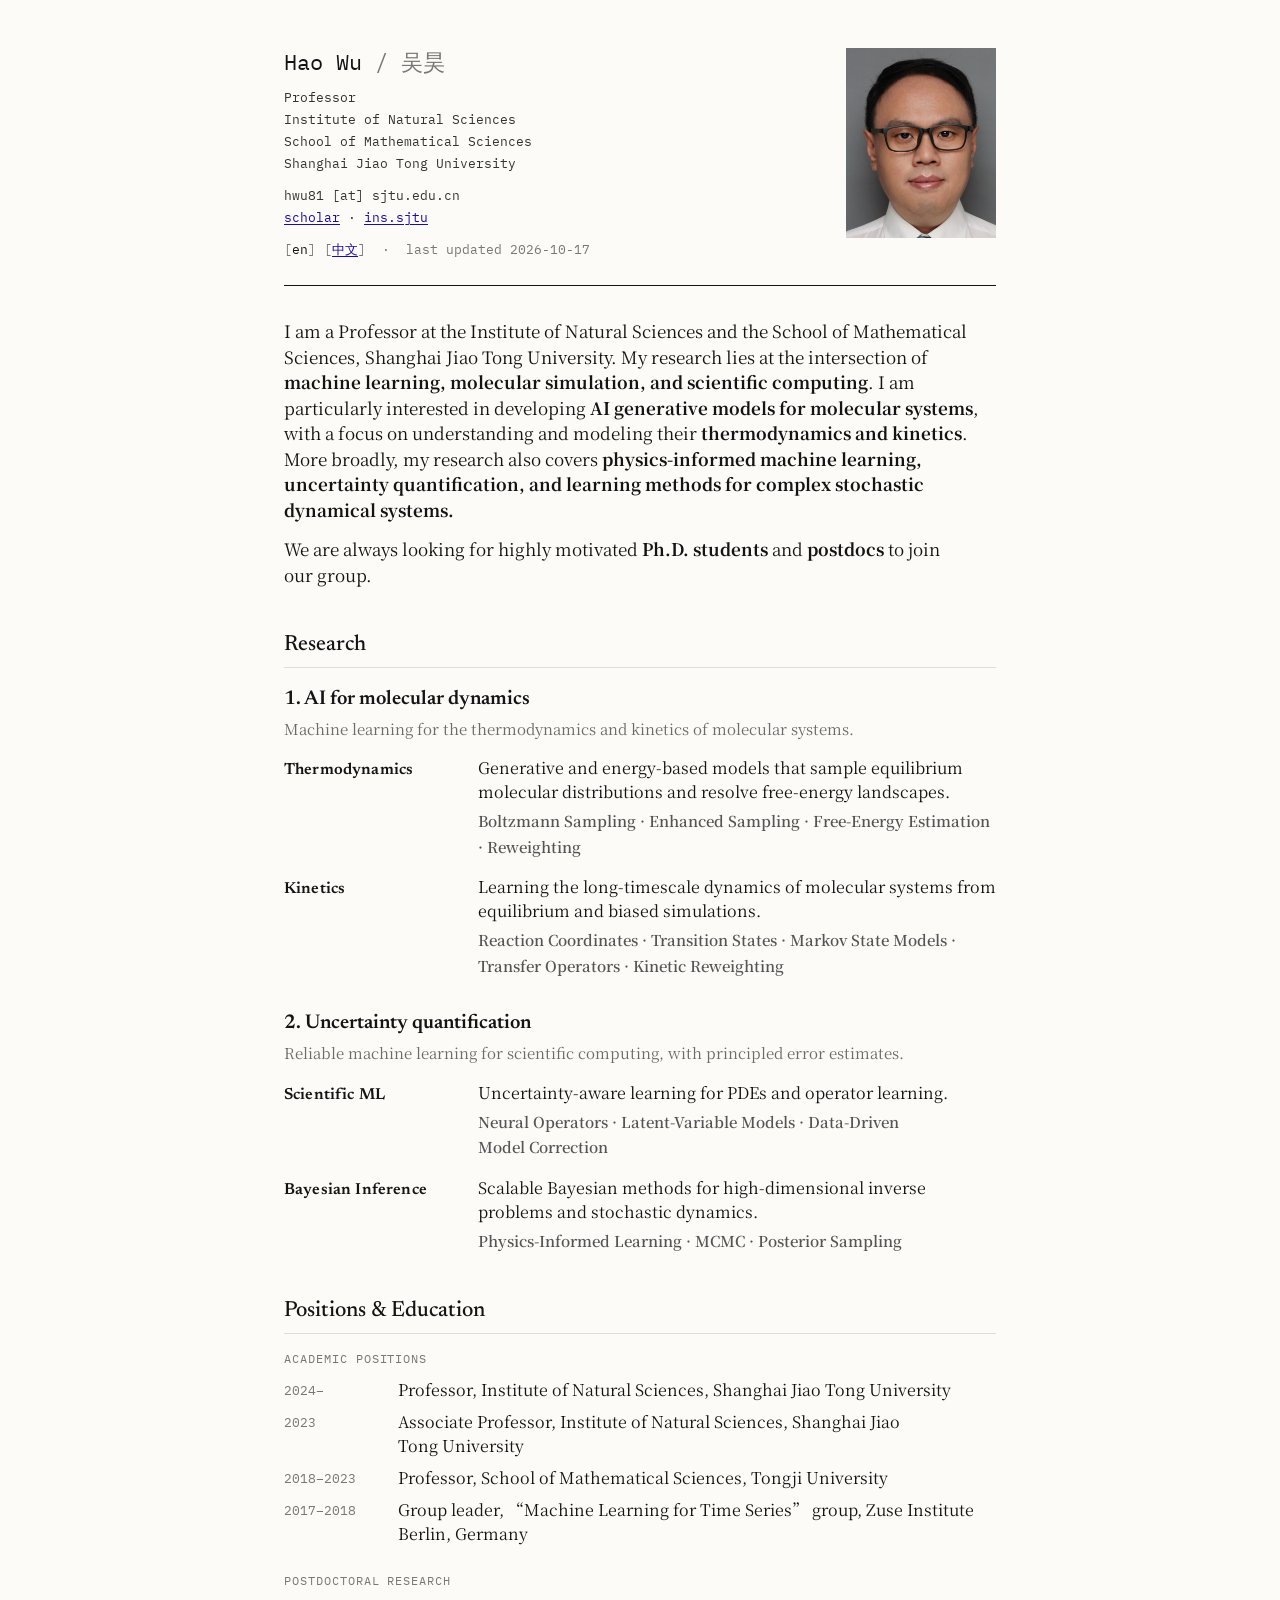
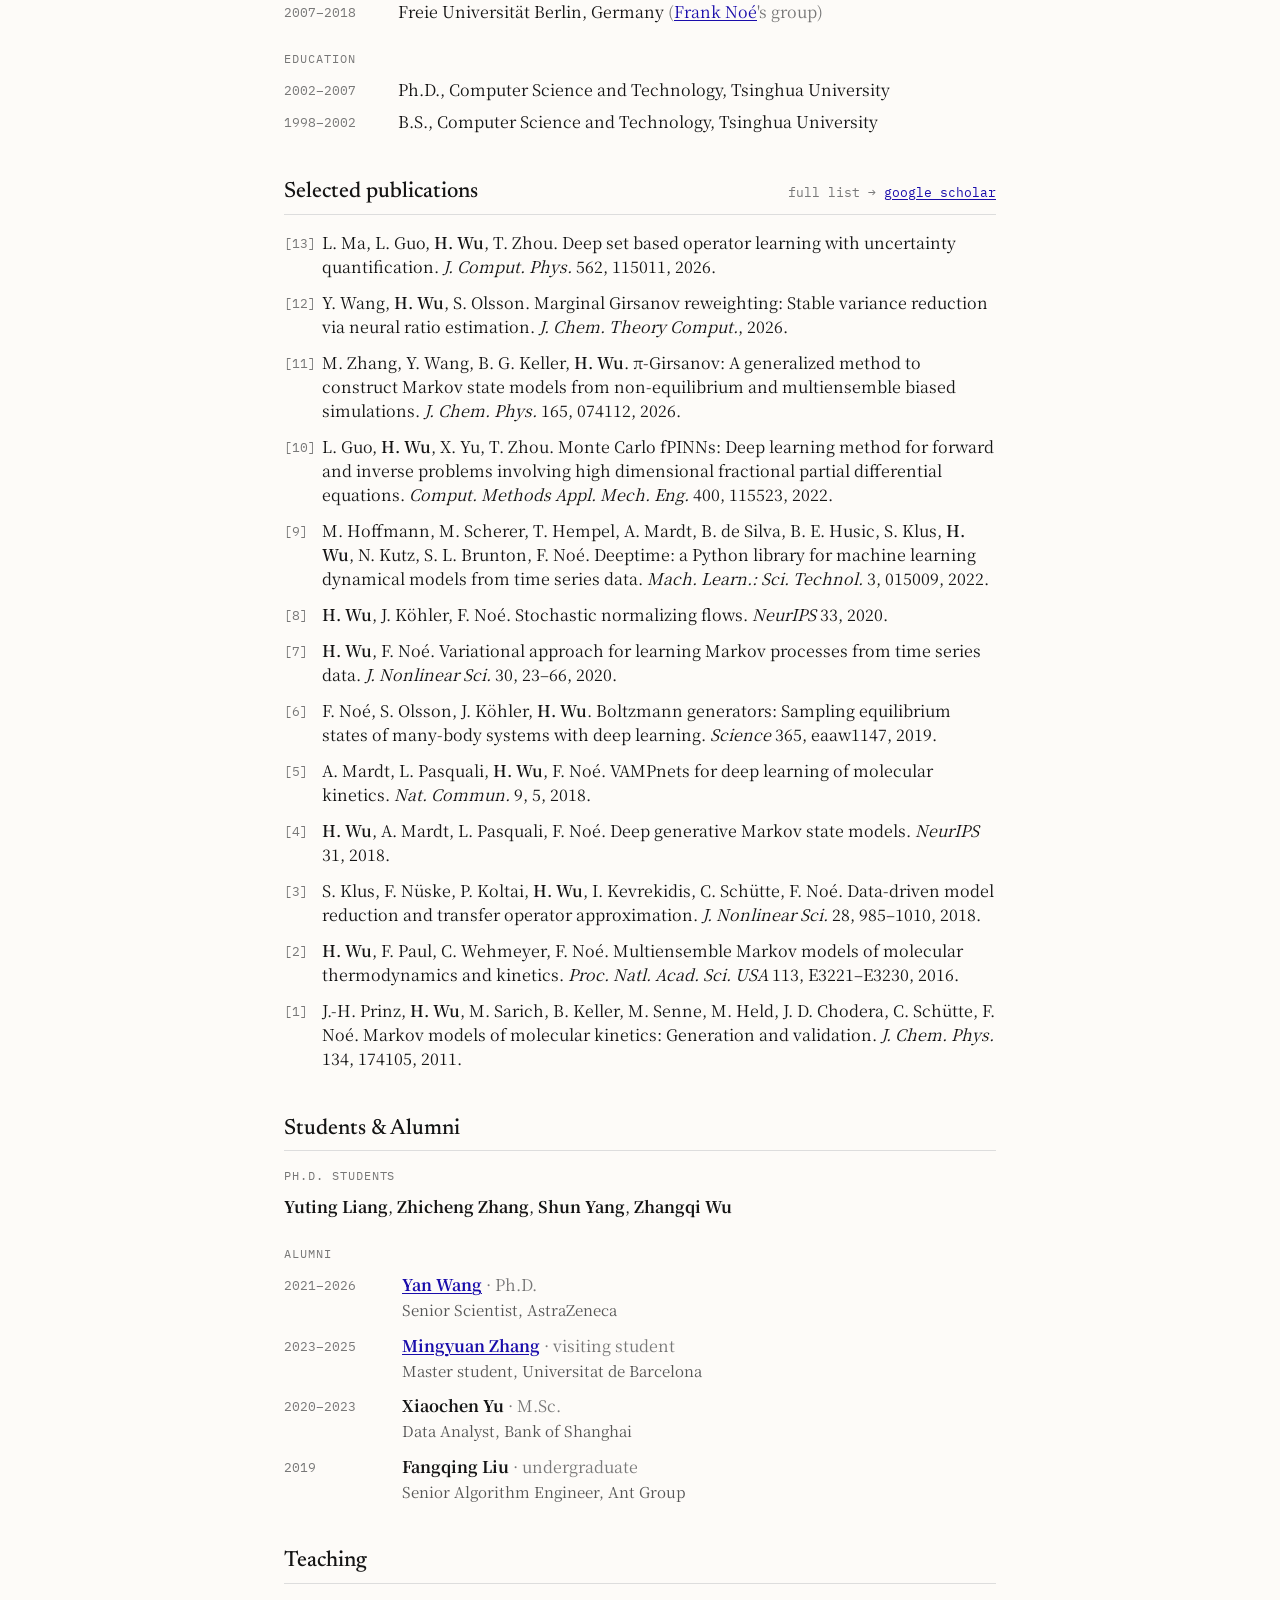
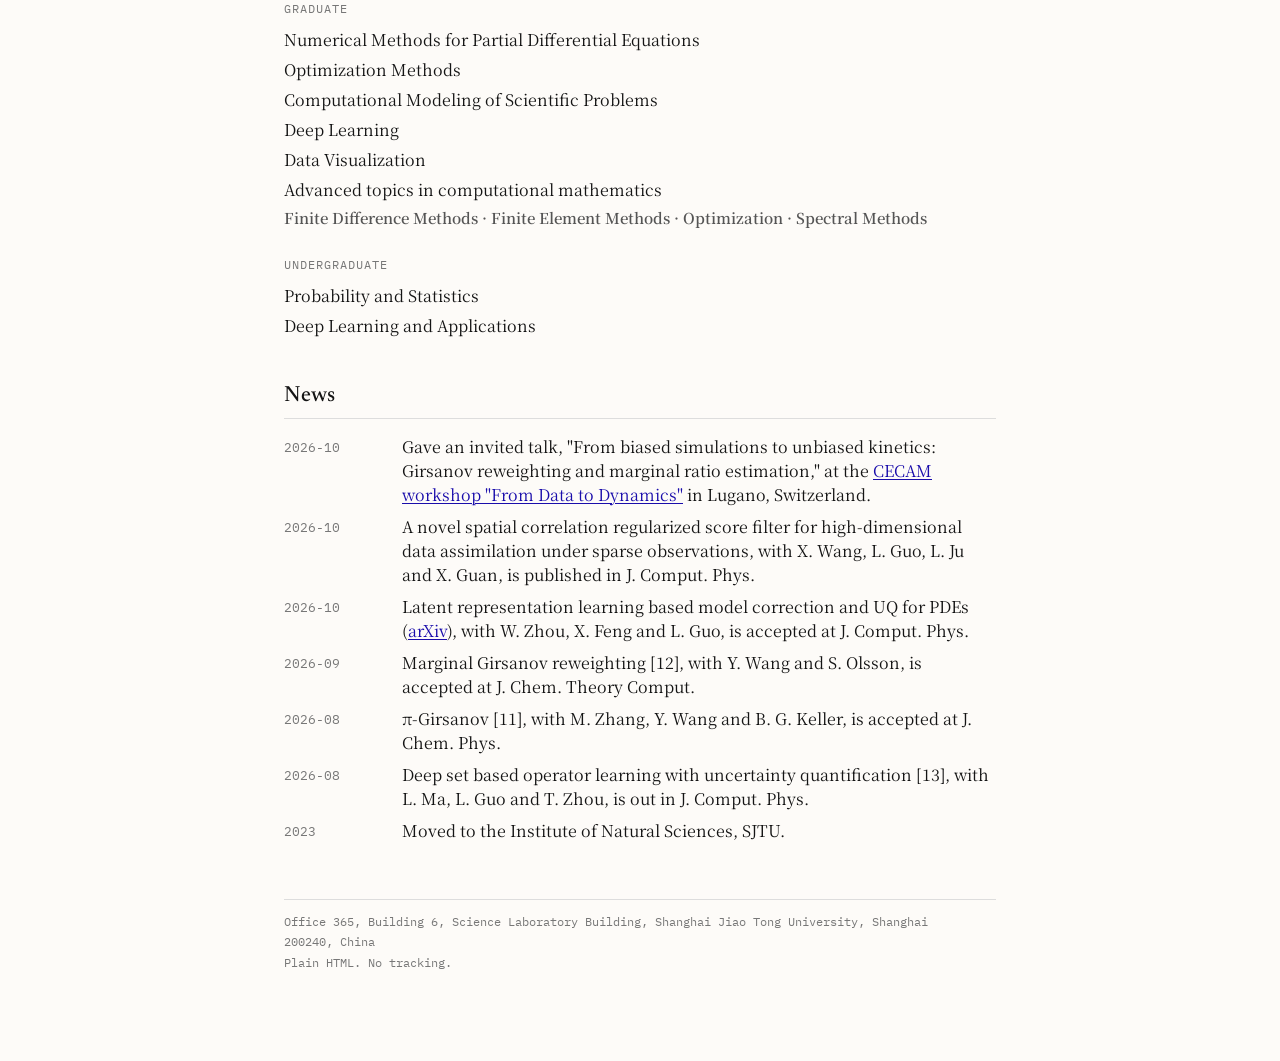
<file: index.html>
<!DOCTYPE html>
<html lang="en">
<head>
<meta charset="utf-8">
<meta name="viewport" content="width=device-width, initial-scale=1">
<title>Hao Wu</title>
<meta name="description" content="Hao Wu is a Professor at the Institute of Natural Sciences and the School of Mathematical Sciences, Shanghai Jiao Tong University, working on machine learning, molecular simulation and scientific computing.">
<meta name="author" content="Hao Wu">
<link rel="canonical" href="https://hwu81.github.io/">
<link rel="alternate" hreflang="en" href="https://hwu81.github.io/">
<link rel="alternate" hreflang="zh-Hans" href="https://hwu81.github.io/zh.html">
<meta property="og:type" content="profile">
<meta property="og:title" content="Hao Wu">
<meta property="og:description" content="Professor, Institute of Natural Sciences and School of Mathematical Sciences, Shanghai Jiao Tong University.">
<meta property="og:image" content="https://hwu81.github.io/portrait-2026.jpg">
<link rel="icon" href="favicon.svg" type="image/svg+xml">
<link rel="preconnect" href="https://fonts.googleapis.com">
<link rel="preconnect" href="https://fonts.gstatic.com" crossorigin>
<link rel="stylesheet" href="https://fonts.googleapis.com/css2?family=IBM+Plex+Mono:wght@400;500&family=Newsreader:opsz,wght@6..72,400..600&family=Noto+Serif+SC:wght@400;600&display=swap">
<link rel="stylesheet" href="style.css">
</head>
<body>
<div class="page">

  <header class="masthead">
    <div class="ident">
      <h1 class="name">Hao Wu <span>/ 吴昊</span></h1>
      <p>Professor</p>
      <p>Institute of Natural Sciences</p>
      <p>School of Mathematical Sciences</p>
      <p>Shanghai Jiao Tong University</p>
      <p class="contact">hwu81 [at] sjtu.edu.cn</p>
      <p><a href="https://scholar.google.com/citations?user=BpJevpQAAAAJ">scholar</a> · <a href="https://ins.sjtu.edu.cn/peoples/wuhao">ins.sjtu</a></p>
      <p class="meta">[<span class="current">en</span>] [<a href="zh.html" hreflang="zh-Hans">中文</a>] &nbsp;·&nbsp; last updated 2026-10-17</p>
    </div>
    <div class="portrait">
      <img src="portrait-2026.jpg" width="572" height="748" alt="Hao Wu">
    </div>
  </header>

  <section class="bio">
    <p>I am a Professor at the Institute of Natural Sciences and the School of Mathematical Sciences, Shanghai Jiao Tong University. My research lies at the intersection of <b>machine learning, molecular simulation, and scientific computing</b>. I am particularly interested in developing <b>AI generative models for molecular systems</b>, with a focus on understanding and modeling their <b>thermodynamics and kinetics</b>. More broadly, my research also covers <b>physics-informed machine learning, uncertainty quantification, and learning methods for complex stochastic dynamical systems.</b></p>
    <p>We are always looking for highly motivated <b>Ph.D. students</b> and <b>postdocs</b> to join our group.</p>
  </section>

  <section>
    <h2>Research</h2>
    <div class="topics">

      <div class="topic">
        <h3>1. AI for molecular dynamics</h3>
        <p class="summary">Machine learning for the thermodynamics and kinetics of molecular systems.</p>
        <div class="threads">
          <div class="thread">
            <span class="label">Thermodynamics</span>
            <div>
              <p>Generative and energy-based models that sample equilibrium molecular distributions and resolve free-energy landscapes.</p>
              <p class="keywords">Boltzmann Sampling · Enhanced Sampling · Free-Energy Estimation · Reweighting</p>
            </div>
          </div>
          <div class="thread">
            <span class="label">Kinetics</span>
            <div>
              <p>Learning the long-timescale dynamics of molecular systems from equilibrium and biased simulations.</p>
              <p class="keywords">Reaction Coordinates · Transition States · Markov State Models · Transfer Operators · Kinetic Reweighting</p>
            </div>
          </div>
        </div>
      </div>

      <div class="topic">
        <h3>2. Uncertainty quantification</h3>
        <p class="summary">Reliable machine learning for scientific computing, with principled error estimates.</p>
        <div class="threads">
          <div class="thread">
            <span class="label">Scientific ML</span>
            <div>
              <p>Uncertainty-aware learning for PDEs and operator learning.</p>
              <p class="keywords">Neural Operators · Latent-Variable Models · Data-Driven Model Correction</p>
            </div>
          </div>
          <div class="thread">
            <span class="label">Bayesian Inference</span>
            <div>
              <p>Scalable Bayesian methods for high-dimensional inverse problems and stochastic dynamics.</p>
              <p class="keywords">Physics-Informed Learning · MCMC · Posterior Sampling</p>
            </div>
          </div>
        </div>
      </div>

    </div>
  </section>

  <section>
    <h2>Positions &amp; Education</h2>
    <div class="groups">
      <div>
        <p class="kicker">Academic positions</p>
        <div class="entries">
          <div class="entry"><span class="when">2024–</span><p>Professor, Institute of Natural Sciences, Shanghai Jiao Tong University</p></div>
          <div class="entry"><span class="when">2023</span><p>Associate Professor, Institute of Natural Sciences, Shanghai Jiao Tong University</p></div>
          <div class="entry"><span class="when">2018–2023</span><p>Professor, School of Mathematical Sciences, Tongji University</p></div>
          <div class="entry"><span class="when">2017–2018</span><p>Group leader, “Machine Learning for Time Series” group, Zuse Institute Berlin, Germany</p></div>
        </div>
      </div>
      <div>
        <p class="kicker">Postdoctoral research</p>
        <div class="entries">
          <div class="entry"><span class="when">2007–2018</span><p>Freie Universität Berlin, Germany <span class="quiet">(<a href="https://scholar.google.com/citations?user=QGiLc_cAAAAJ">Frank Noé</a>'s group)</span></p></div>
        </div>
      </div>
      <div>
        <p class="kicker">Education</p>
        <div class="entries">
          <div class="entry"><span class="when">2002–2007</span><p>Ph.D., Computer Science and Technology, Tsinghua University</p></div>
          <div class="entry"><span class="when">1998–2002</span><p>B.S., Computer Science and Technology, Tsinghua University</p></div>
        </div>
      </div>
    </div>
  </section>

  <section>
    <h2 class="split"><span>Selected publications</span><span class="aside">full list → <a href="https://scholar.google.com/citations?user=BpJevpQAAAAJ">google scholar</a></span></h2>
    <div class="pubs">
      <div class="pub"><span class="ref">[13]</span><p>L. Ma, L. Guo, <strong>H. Wu</strong>, T. Zhou. Deep set based operator learning with uncertainty quantification. <cite>J. Comput. Phys.</cite> 562, 115011, 2026.</p></div>
      <div class="pub"><span class="ref">[12]</span><p>Y. Wang, <strong>H. Wu</strong>, S. Olsson. Marginal Girsanov reweighting: Stable variance reduction via neural ratio estimation. <cite>J. Chem. Theory Comput.</cite>, 2026.</p></div>
      <div class="pub"><span class="ref">[11]</span><p>M. Zhang, Y. Wang, B. G. Keller, <strong>H. Wu</strong>. π-Girsanov: A generalized method to construct Markov state models from non-equilibrium and multiensemble biased simulations. <cite>J. Chem. Phys.</cite> 165, 074112, 2026.</p></div>
      <div class="pub"><span class="ref">[10]</span><p>L. Guo, <strong>H. Wu</strong>, X. Yu, T. Zhou. Monte Carlo fPINNs: Deep learning method for forward and inverse problems involving high dimensional fractional partial differential equations. <cite>Comput. Methods Appl. Mech. Eng.</cite> 400, 115523, 2022.</p></div>
      <div class="pub"><span class="ref">[9]</span><p>M. Hoffmann, M. Scherer, T. Hempel, A. Mardt, B. de Silva, B. E. Husic, S. Klus, <strong>H. Wu</strong>, N. Kutz, S. L. Brunton, F. Noé. Deeptime: a Python library for machine learning dynamical models from time series data. <cite>Mach. Learn.: Sci. Technol.</cite> 3, 015009, 2022.</p></div>
      <div class="pub"><span class="ref">[8]</span><p><strong>H. Wu</strong>, J. Köhler, F. Noé. Stochastic normalizing flows. <cite>NeurIPS</cite> 33, 2020.</p></div>
      <div class="pub"><span class="ref">[7]</span><p><strong>H. Wu</strong>, F. Noé. Variational approach for learning Markov processes from time series data. <cite>J. Nonlinear Sci.</cite> 30, 23–66, 2020.</p></div>
      <div class="pub"><span class="ref">[6]</span><p>F. Noé, S. Olsson, J. Köhler, <strong>H. Wu</strong>. Boltzmann generators: Sampling equilibrium states of many-body systems with deep learning. <cite>Science</cite> 365, eaaw1147, 2019.</p></div>
      <div class="pub"><span class="ref">[5]</span><p>A. Mardt, L. Pasquali, <strong>H. Wu</strong>, F. Noé. VAMPnets for deep learning of molecular kinetics. <cite>Nat. Commun.</cite> 9, 5, 2018.</p></div>
      <div class="pub"><span class="ref">[4]</span><p><strong>H. Wu</strong>, A. Mardt, L. Pasquali, F. Noé. Deep generative Markov state models. <cite>NeurIPS</cite> 31, 2018.</p></div>
      <div class="pub"><span class="ref">[3]</span><p>S. Klus, F. Nüske, P. Koltai, <strong>H. Wu</strong>, I. Kevrekidis, C. Schütte, F. Noé. Data-driven model reduction and transfer operator approximation. <cite>J. Nonlinear Sci.</cite> 28, 985–1010, 2018.</p></div>
      <div class="pub"><span class="ref">[2]</span><p><strong>H. Wu</strong>, F. Paul, C. Wehmeyer, F. Noé. Multiensemble Markov models of molecular thermodynamics and kinetics. <cite>Proc. Natl. Acad. Sci. USA</cite> 113, E3221–E3230, 2016.</p></div>
      <div class="pub"><span class="ref">[1]</span><p>J.-H. Prinz, <strong>H. Wu</strong>, M. Sarich, B. Keller, M. Senne, M. Held, J. D. Chodera, C. Schütte, F. Noé. Markov models of molecular kinetics: Generation and validation. <cite>J. Chem. Phys.</cite> 134, 174105, 2011.</p></div>
    </div>
  </section>

  <section>
    <h2>Students &amp; Alumni</h2>
    <div class="groups">
      <div>
        <p class="kicker">Ph.D. students</p>
        <p><b>Yuting Liang</b>, <b>Zhicheng Zhang</b>, <b>Shun Yang</b>, <b>Zhangqi Wu</b></p>
      </div>
      <div>
        <p class="kicker">Alumni</p>
        <div class="entries loose">
          <div class="entry short"><span class="when">2021–2026</span><div><p><a href="https://wwwycc.github.io/"><b>Yan Wang</b></a> <span class="quiet">· Ph.D.</span></p><p class="note">Senior Scientist, AstraZeneca</p></div></div>
          <div class="entry short"><span class="when">2023–2025</span><div><p><a href="https://mingyuan00.github.io/"><b>Mingyuan Zhang</b></a> <span class="quiet">· visiting student</span></p><p class="note">Master student, Universitat de Barcelona</p></div></div>
          <div class="entry short"><span class="when">2020–2023</span><div><p><b>Xiaochen Yu</b> <span class="quiet">· M.Sc.</span></p><p class="note">Data Analyst, Bank of Shanghai</p></div></div>
          <div class="entry short"><span class="when">2019</span><div><p><b>Fangqing Liu</b> <span class="quiet">· undergraduate</span></p><p class="note">Senior Algorithm Engineer, Ant Group</p></div></div>
        </div>
      </div>
    </div>
  </section>

  <section>
    <h2>Teaching</h2>
    <div class="groups">
      <div>
        <p class="kicker">Graduate</p>
        <div class="courses">
          <p>Numerical Methods for Partial Differential Equations</p>
          <p>Optimization Methods</p>
          <p>Computational Modeling of Scientific Problems</p>
          <p>Deep Learning</p>
          <p>Data Visualization</p>
          <div>
            <p>Advanced topics in computational mathematics</p>
            <p class="keywords">Finite Difference Methods · Finite Element Methods · Optimization · Spectral Methods</p>
          </div>
        </div>
      </div>
      <div>
        <p class="kicker">Undergraduate</p>
        <div class="courses">
          <p>Probability and Statistics</p>
          <p>Deep Learning and Applications</p>
        </div>
      </div>
    </div>
  </section>

  <section>
    <h2>News</h2>
    <div class="entries">
      <div class="entry short"><span class="when">2026-10</span><p>Gave an invited talk, "From biased simulations to unbiased kinetics: Girsanov reweighting and marginal ratio estimation," at the <a href="https://www.cecam.org/workshop-details/from-data-to-dynamics-machine-learning-in-statistical-mechanics-and-molecular-simulations-1487">CECAM workshop "From Data to Dynamics"</a> in Lugano, Switzerland.</p></div>
      <div class="entry short"><span class="when">2026-10</span><p>A novel spatial correlation regularized score filter for high-dimensional data assimilation under sparse observations, with X. Wang, L. Guo, L. Ju and X. Guan, is published in J. Comput. Phys.</p></div>
      <div class="entry short"><span class="when">2026-10</span><p>Latent representation learning based model correction and UQ for PDEs (<a href="https://arxiv.org/abs/2603.24948">arXiv</a>), with W. Zhou, X. Feng and L. Guo, is accepted at J. Comput. Phys.</p></div>
      <div class="entry short"><span class="when">2026-09</span><p>Marginal Girsanov reweighting [12], with Y. Wang and S. Olsson, is accepted at J. Chem. Theory Comput.</p></div>
      <div class="entry short"><span class="when">2026-08</span><p>π-Girsanov [11], with M. Zhang, Y. Wang and B. G. Keller, is accepted at J. Chem. Phys.</p></div>
      <div class="entry short"><span class="when">2026-08</span><p>Deep set based operator learning with uncertainty quantification [13], with L. Ma, L. Guo and T. Zhou, is out in J. Comput. Phys.</p></div>
      <div class="entry short"><span class="when">2023</span><p>Moved to the Institute of Natural Sciences, SJTU.</p></div>
    </div>
  </section>

  <footer>
    <p>Office 365, Building 6, Science Laboratory Building, Shanghai Jiao Tong University, Shanghai 200240, China</p>
    <p>Plain HTML. No tracking.</p>
  </footer>

</div>
</body>
</html>
</file>
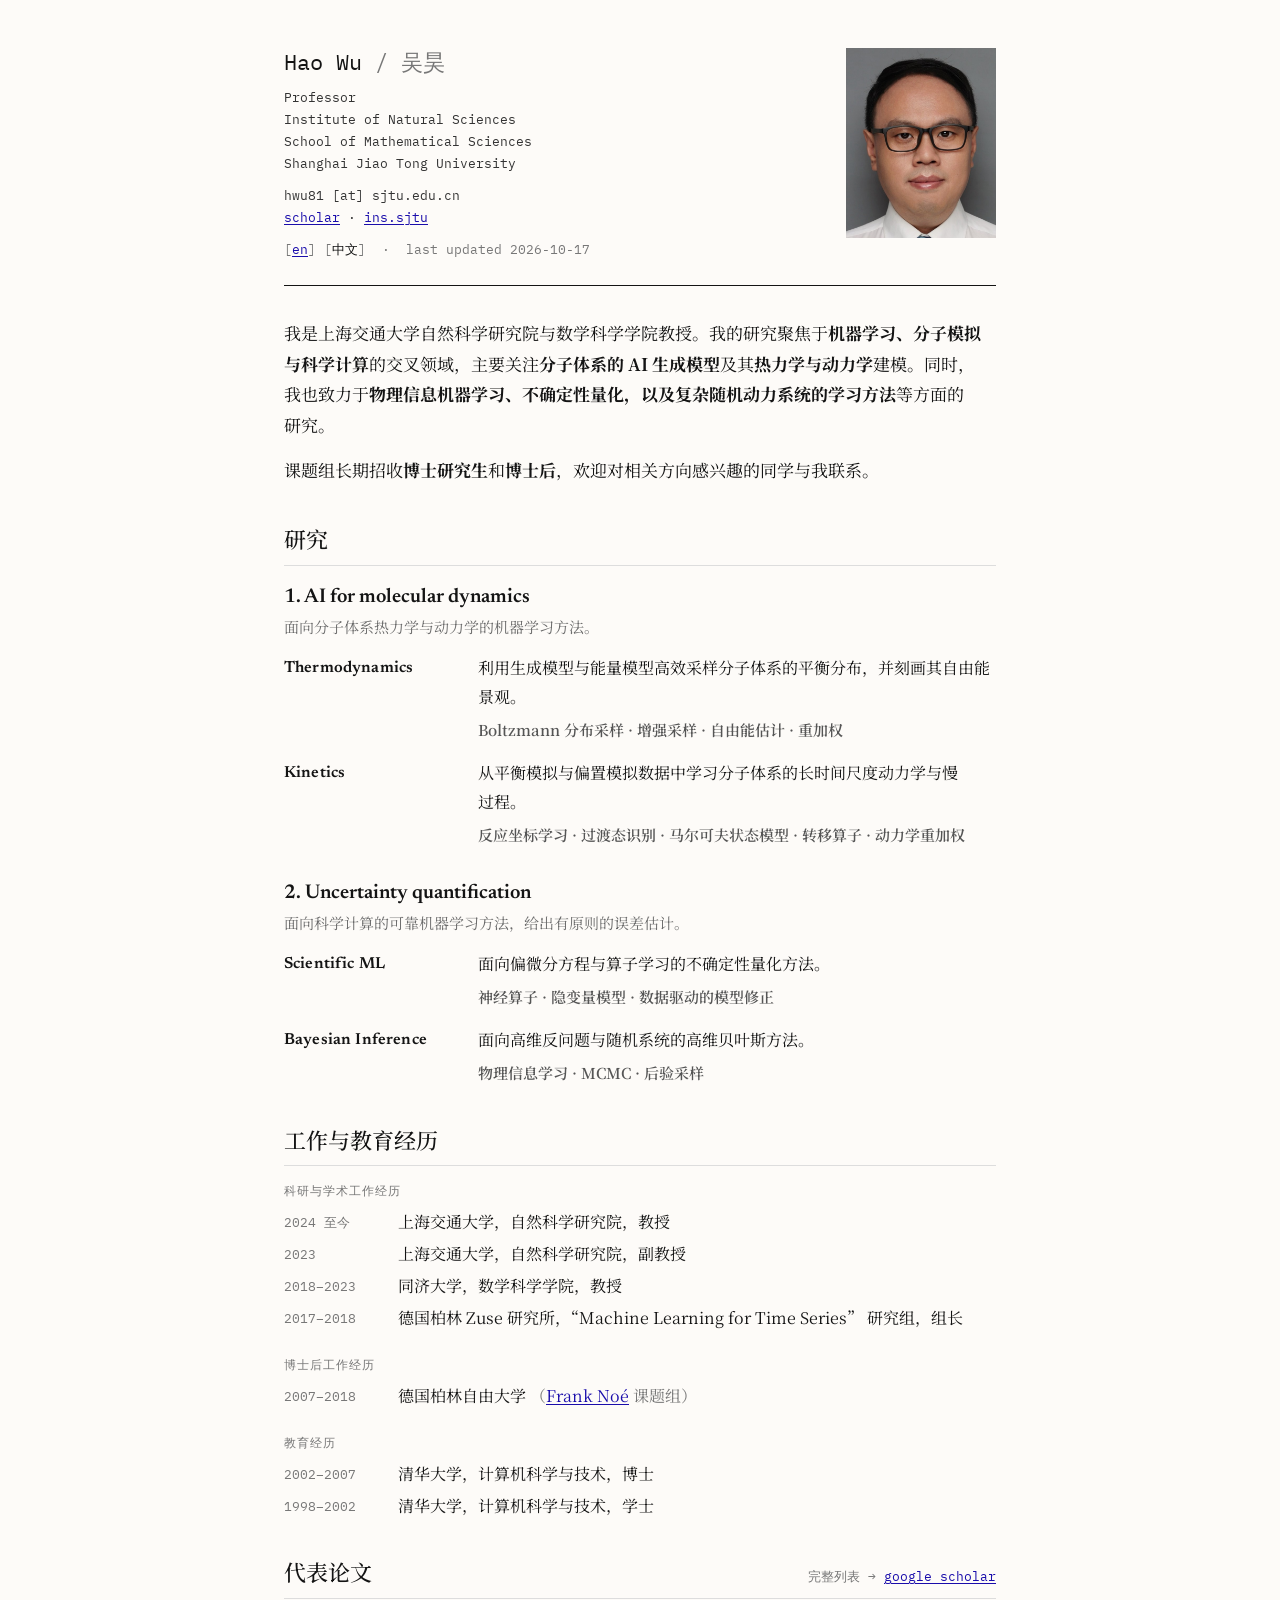
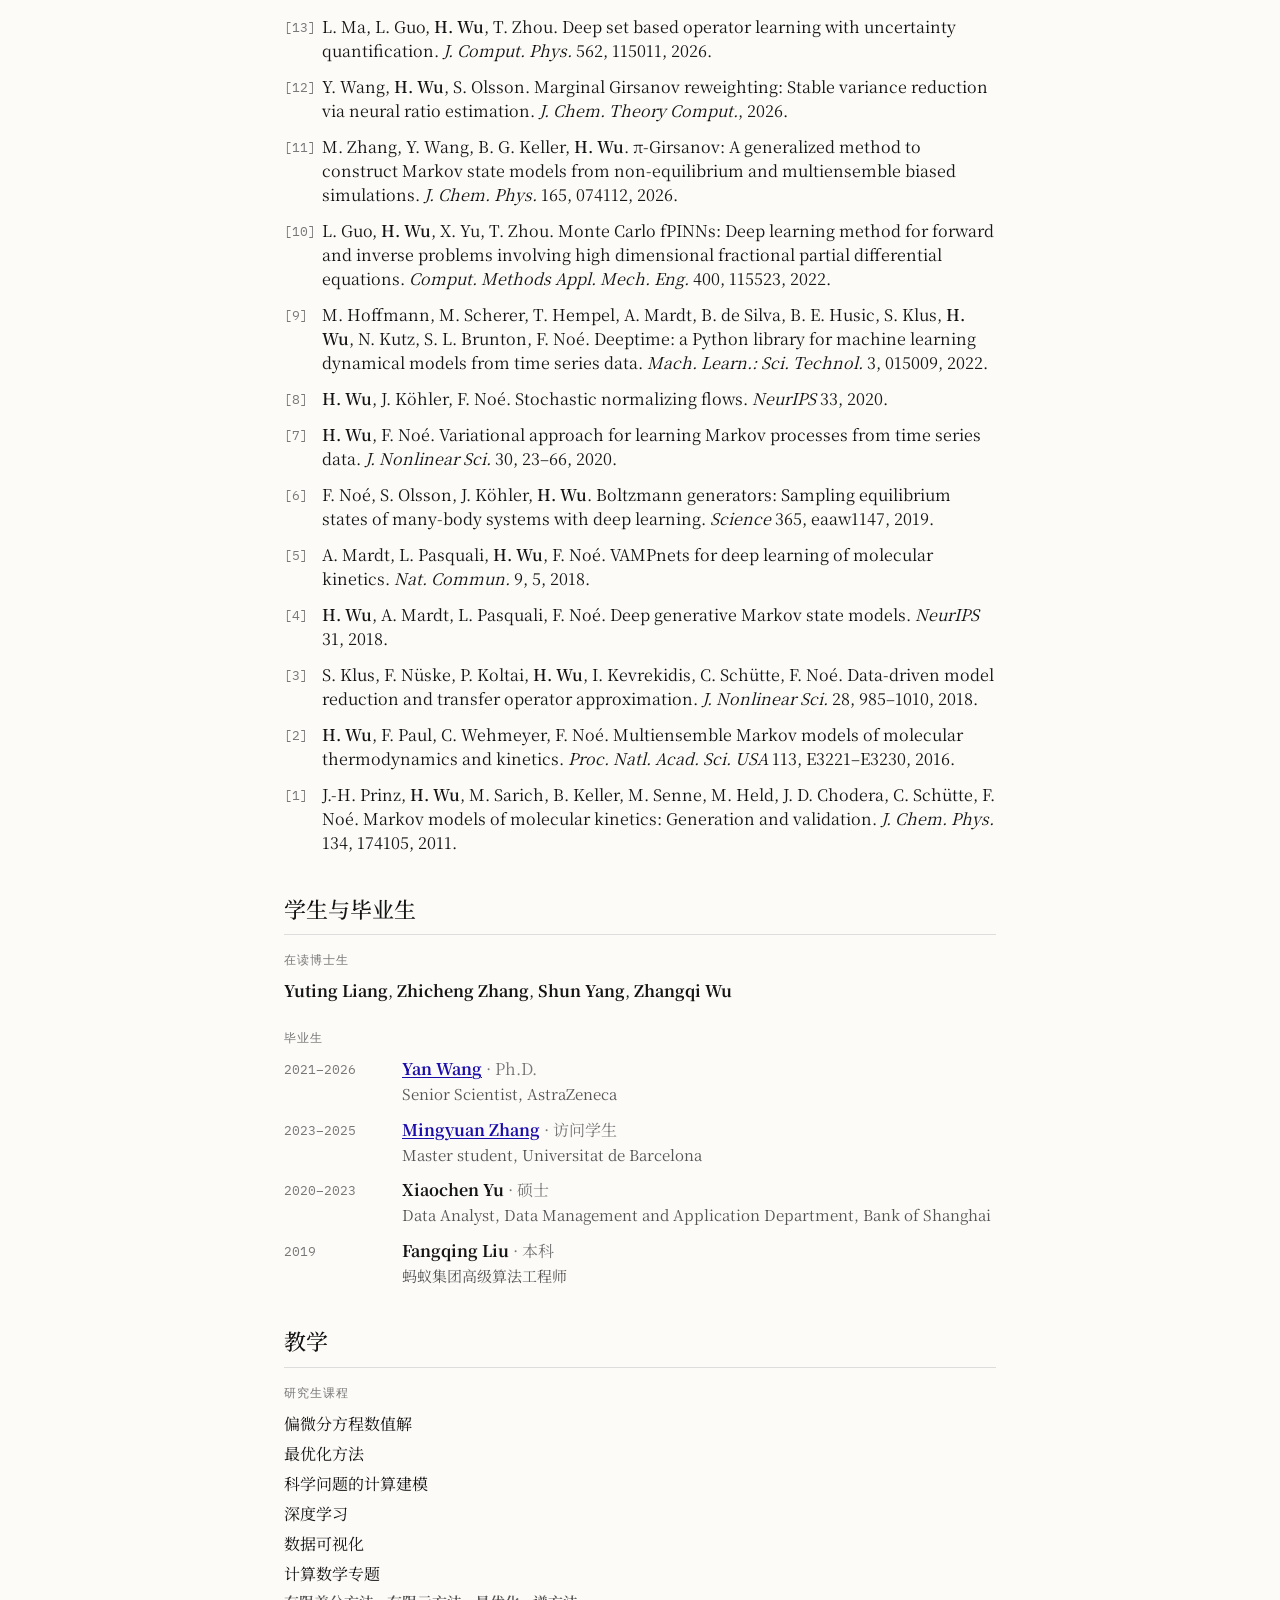
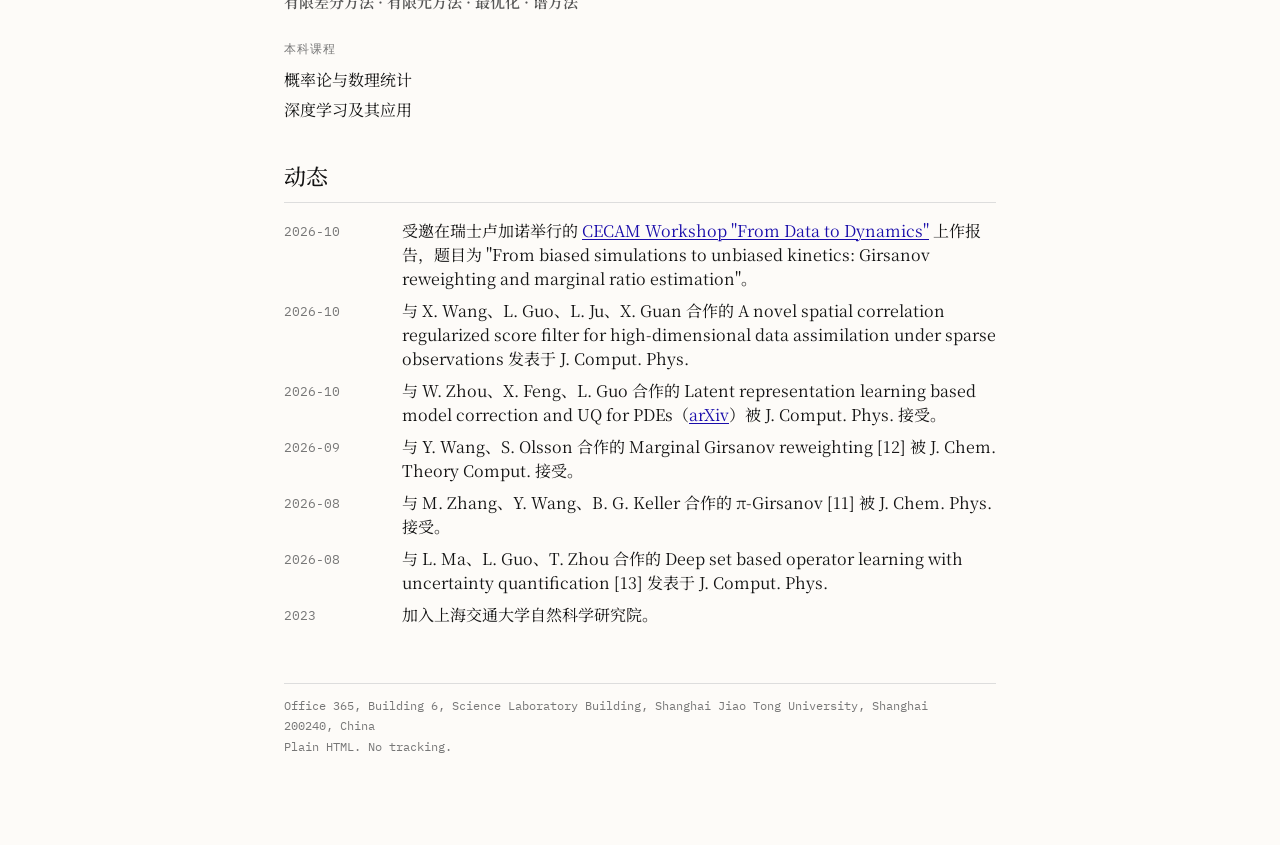
<file: zh.html>
<!DOCTYPE html>
<html lang="zh-Hans">
<head>
<meta charset="utf-8">
<meta name="viewport" content="width=device-width, initial-scale=1">
<title>吴昊 Hao Wu</title>
<meta name="description" content="吴昊，上海交通大学自然科学研究院与数学科学学院教授，研究方向为机器学习、分子模拟与科学计算的交叉领域。">
<meta name="author" content="Hao Wu">
<link rel="canonical" href="https://hwu81.github.io/zh.html">
<link rel="alternate" hreflang="en" href="https://hwu81.github.io/">
<link rel="alternate" hreflang="zh-Hans" href="https://hwu81.github.io/zh.html">
<meta property="og:type" content="profile">
<meta property="og:title" content="吴昊 Hao Wu">
<meta property="og:description" content="上海交通大学自然科学研究院与数学科学学院教授。">
<meta property="og:image" content="https://hwu81.github.io/portrait-2026.jpg">
<link rel="icon" href="favicon.svg" type="image/svg+xml">
<link rel="preconnect" href="https://fonts.googleapis.com">
<link rel="preconnect" href="https://fonts.gstatic.com" crossorigin>
<link rel="stylesheet" href="https://fonts.googleapis.com/css2?family=IBM+Plex+Mono:wght@400;500&family=Newsreader:opsz,wght@6..72,400..600&family=Noto+Serif+SC:wght@400;600&display=swap">
<link rel="stylesheet" href="style.css">
</head>
<body>
<div class="page">

  <header class="masthead">
    <div class="ident">
      <h1 class="name">Hao Wu <span>/ 吴昊</span></h1>
      <p>Professor</p>
      <p>Institute of Natural Sciences</p>
      <p>School of Mathematical Sciences</p>
      <p>Shanghai Jiao Tong University</p>
      <p class="contact">hwu81 [at] sjtu.edu.cn</p>
      <p><a href="https://scholar.google.com/citations?user=BpJevpQAAAAJ">scholar</a> · <a href="https://ins.sjtu.edu.cn/peoples/wuhao">ins.sjtu</a></p>
      <p class="meta">[<a href="index.html" hreflang="en">en</a>] [<span class="current">中文</span>] &nbsp;·&nbsp; last updated 2026-10-17</p>
    </div>
    <div class="portrait">
      <img src="portrait-2026.jpg" width="572" height="748" alt="吴昊">
    </div>
  </header>

  <section class="bio">
    <p>我是上海交通大学自然科学研究院与数学科学学院教授。我的研究聚焦于<b>机器学习、分子模拟与科学计算</b>的交叉领域，主要关注<b>分子体系的 AI 生成模型</b>及其<b>热力学与动力学</b>建模。同时，我也致力于<b>物理信息机器学习、不确定性量化，以及复杂随机动力系统的学习方法</b>等方面的研究。</p>
    <p>课题组长期招收<b>博士研究生</b>和<b>博士后</b>，欢迎对相关方向感兴趣的同学与我联系。</p>
  </section>

  <section>
    <h2>研究</h2>
    <div class="topics">

      <div class="topic">
        <h3>1. AI for molecular dynamics</h3>
        <p class="summary">面向分子体系热力学与动力学的机器学习方法。</p>
        <div class="threads">
          <div class="thread">
            <span class="label">Thermodynamics</span>
            <div>
              <p>利用生成模型与能量模型高效采样分子体系的平衡分布，并刻画其自由能景观。</p>
              <p class="keywords">Boltzmann 分布采样 · 增强采样 · 自由能估计 · 重加权</p>
            </div>
          </div>
          <div class="thread">
            <span class="label">Kinetics</span>
            <div>
              <p>从平衡模拟与偏置模拟数据中学习分子体系的长时间尺度动力学与慢过程。</p>
              <p class="keywords">反应坐标学习 · 过渡态识别 · 马尔可夫状态模型 · 转移算子 · 动力学重加权</p>
            </div>
          </div>
        </div>
      </div>

      <div class="topic">
        <h3>2. Uncertainty quantification</h3>
        <p class="summary">面向科学计算的可靠机器学习方法，给出有原则的误差估计。</p>
        <div class="threads">
          <div class="thread">
            <span class="label">Scientific ML</span>
            <div>
              <p>面向偏微分方程与算子学习的不确定性量化方法。</p>
              <p class="keywords">神经算子 · 隐变量模型 · 数据驱动的模型修正</p>
            </div>
          </div>
          <div class="thread">
            <span class="label">Bayesian Inference</span>
            <div>
              <p>面向高维反问题与随机系统的高维贝叶斯方法。</p>
              <p class="keywords">物理信息学习 · MCMC · 后验采样</p>
            </div>
          </div>
        </div>
      </div>

    </div>
  </section>

  <section>
    <h2>工作与教育经历</h2>
    <div class="groups">
      <div>
        <p class="kicker">科研与学术工作经历</p>
        <div class="entries">
          <div class="entry"><span class="when">2024 至今</span><p>上海交通大学，自然科学研究院，教授</p></div>
          <div class="entry"><span class="when">2023</span><p>上海交通大学，自然科学研究院，副教授</p></div>
          <div class="entry"><span class="when">2018–2023</span><p>同济大学，数学科学学院，教授</p></div>
          <div class="entry"><span class="when">2017–2018</span><p>德国柏林 Zuse 研究所，“Machine Learning for Time Series” 研究组，组长</p></div>
        </div>
      </div>
      <div>
        <p class="kicker">博士后工作经历</p>
        <div class="entries">
          <div class="entry"><span class="when">2007–2018</span><p>德国柏林自由大学 <span class="quiet">（<a href="https://scholar.google.com/citations?user=QGiLc_cAAAAJ">Frank Noé</a> 课题组）</span></p></div>
        </div>
      </div>
      <div>
        <p class="kicker">教育经历</p>
        <div class="entries">
          <div class="entry"><span class="when">2002–2007</span><p>清华大学，计算机科学与技术，博士</p></div>
          <div class="entry"><span class="when">1998–2002</span><p>清华大学，计算机科学与技术，学士</p></div>
        </div>
      </div>
    </div>
  </section>

  <section>
    <h2 class="split"><span>代表论文</span><span class="aside">完整列表 → <a href="https://scholar.google.com/citations?user=BpJevpQAAAAJ">google scholar</a></span></h2>
    <div class="pubs">
      <div class="pub"><span class="ref">[13]</span><p>L. Ma, L. Guo, <strong>H. Wu</strong>, T. Zhou. Deep set based operator learning with uncertainty quantification. <cite>J. Comput. Phys.</cite> 562, 115011, 2026.</p></div>
      <div class="pub"><span class="ref">[12]</span><p>Y. Wang, <strong>H. Wu</strong>, S. Olsson. Marginal Girsanov reweighting: Stable variance reduction via neural ratio estimation. <cite>J. Chem. Theory Comput.</cite>, 2026.</p></div>
      <div class="pub"><span class="ref">[11]</span><p>M. Zhang, Y. Wang, B. G. Keller, <strong>H. Wu</strong>. π-Girsanov: A generalized method to construct Markov state models from non-equilibrium and multiensemble biased simulations. <cite>J. Chem. Phys.</cite> 165, 074112, 2026.</p></div>
      <div class="pub"><span class="ref">[10]</span><p>L. Guo, <strong>H. Wu</strong>, X. Yu, T. Zhou. Monte Carlo fPINNs: Deep learning method for forward and inverse problems involving high dimensional fractional partial differential equations. <cite>Comput. Methods Appl. Mech. Eng.</cite> 400, 115523, 2022.</p></div>
      <div class="pub"><span class="ref">[9]</span><p>M. Hoffmann, M. Scherer, T. Hempel, A. Mardt, B. de Silva, B. E. Husic, S. Klus, <strong>H. Wu</strong>, N. Kutz, S. L. Brunton, F. Noé. Deeptime: a Python library for machine learning dynamical models from time series data. <cite>Mach. Learn.: Sci. Technol.</cite> 3, 015009, 2022.</p></div>
      <div class="pub"><span class="ref">[8]</span><p><strong>H. Wu</strong>, J. Köhler, F. Noé. Stochastic normalizing flows. <cite>NeurIPS</cite> 33, 2020.</p></div>
      <div class="pub"><span class="ref">[7]</span><p><strong>H. Wu</strong>, F. Noé. Variational approach for learning Markov processes from time series data. <cite>J. Nonlinear Sci.</cite> 30, 23–66, 2020.</p></div>
      <div class="pub"><span class="ref">[6]</span><p>F. Noé, S. Olsson, J. Köhler, <strong>H. Wu</strong>. Boltzmann generators: Sampling equilibrium states of many-body systems with deep learning. <cite>Science</cite> 365, eaaw1147, 2019.</p></div>
      <div class="pub"><span class="ref">[5]</span><p>A. Mardt, L. Pasquali, <strong>H. Wu</strong>, F. Noé. VAMPnets for deep learning of molecular kinetics. <cite>Nat. Commun.</cite> 9, 5, 2018.</p></div>
      <div class="pub"><span class="ref">[4]</span><p><strong>H. Wu</strong>, A. Mardt, L. Pasquali, F. Noé. Deep generative Markov state models. <cite>NeurIPS</cite> 31, 2018.</p></div>
      <div class="pub"><span class="ref">[3]</span><p>S. Klus, F. Nüske, P. Koltai, <strong>H. Wu</strong>, I. Kevrekidis, C. Schütte, F. Noé. Data-driven model reduction and transfer operator approximation. <cite>J. Nonlinear Sci.</cite> 28, 985–1010, 2018.</p></div>
      <div class="pub"><span class="ref">[2]</span><p><strong>H. Wu</strong>, F. Paul, C. Wehmeyer, F. Noé. Multiensemble Markov models of molecular thermodynamics and kinetics. <cite>Proc. Natl. Acad. Sci. USA</cite> 113, E3221–E3230, 2016.</p></div>
      <div class="pub"><span class="ref">[1]</span><p>J.-H. Prinz, <strong>H. Wu</strong>, M. Sarich, B. Keller, M. Senne, M. Held, J. D. Chodera, C. Schütte, F. Noé. Markov models of molecular kinetics: Generation and validation. <cite>J. Chem. Phys.</cite> 134, 174105, 2011.</p></div>
    </div>
  </section>

  <section>
    <h2>学生与毕业生</h2>
    <div class="groups">
      <div>
        <p class="kicker">在读博士生</p>
        <p><b>Yuting Liang</b>, <b>Zhicheng Zhang</b>, <b>Shun Yang</b>, <b>Zhangqi Wu</b></p>
      </div>
      <div>
        <p class="kicker">毕业生</p>
        <div class="entries loose">
          <div class="entry short"><span class="when">2021–2026</span><div><p><a href="https://wwwycc.github.io/"><b>Yan Wang</b></a> <span class="quiet">· Ph.D.</span></p><p class="note">Senior Scientist, AstraZeneca</p></div></div>
          <div class="entry short"><span class="when">2023–2025</span><div><p><a href="https://mingyuan00.github.io/"><b>Mingyuan Zhang</b></a> <span class="quiet">· 访问学生</span></p><p class="note">Master student, Universitat de Barcelona</p></div></div>
          <div class="entry short"><span class="when">2020–2023</span><div><p><b>Xiaochen Yu</b> <span class="quiet">· 硕士</span></p><p class="note">Data Analyst, Data Management and Application Department, Bank of Shanghai</p></div></div>
          <div class="entry short"><span class="when">2019</span><div><p><b>Fangqing Liu</b> <span class="quiet">· 本科</span></p><p class="note">蚂蚁集团高级算法工程师</p></div></div>
        </div>
      </div>
    </div>
  </section>

  <section>
    <h2>教学</h2>
    <div class="groups">
      <div>
        <p class="kicker">研究生课程</p>
        <div class="courses">
          <p>偏微分方程数值解</p>
          <p>最优化方法</p>
          <p>科学问题的计算建模</p>
          <p>深度学习</p>
          <p>数据可视化</p>
          <div>
            <p>计算数学专题</p>
            <p class="keywords">有限差分方法 · 有限元方法 · 最优化 · 谱方法</p>
          </div>
        </div>
      </div>
      <div>
        <p class="kicker">本科课程</p>
        <div class="courses">
          <p>概率论与数理统计</p>
          <p>深度学习及其应用</p>
        </div>
      </div>
    </div>
  </section>

  <section>
    <h2>动态</h2>
    <div class="entries">
      <div class="entry short"><span class="when">2026-10</span><p>受邀在瑞士卢加诺举行的 <a href="https://www.cecam.org/workshop-details/from-data-to-dynamics-machine-learning-in-statistical-mechanics-and-molecular-simulations-1487">CECAM Workshop "From Data to Dynamics"</a> 上作报告，题目为 "From biased simulations to unbiased kinetics: Girsanov reweighting and marginal ratio estimation"。</p></div>
      <div class="entry short"><span class="when">2026-10</span><p>与 X. Wang、L. Guo、L. Ju、X. Guan 合作的 A novel spatial correlation regularized score filter for high-dimensional data assimilation under sparse observations 发表于 J. Comput. Phys.</p></div>
      <div class="entry short"><span class="when">2026-10</span><p>与 W. Zhou、X. Feng、L. Guo 合作的 Latent representation learning based model correction and UQ for PDEs（<a href="https://arxiv.org/abs/2603.24948">arXiv</a>）被 J. Comput. Phys. 接受。</p></div>
      <div class="entry short"><span class="when">2026-09</span><p>与 Y. Wang、S. Olsson 合作的 Marginal Girsanov reweighting [12] 被 J. Chem. Theory Comput. 接受。</p></div>
      <div class="entry short"><span class="when">2026-08</span><p>与 M. Zhang、Y. Wang、B. G. Keller 合作的 π-Girsanov [11] 被 J. Chem. Phys. 接受。</p></div>
      <div class="entry short"><span class="when">2026-08</span><p>与 L. Ma、L. Guo、T. Zhou 合作的 Deep set based operator learning with uncertainty quantification [13] 发表于 J. Comput. Phys.</p></div>
      <div class="entry short"><span class="when">2023</span><p>加入上海交通大学自然科学研究院。</p></div>
    </div>
  </section>

  <footer>
    <p>Office 365, Building 6, Science Laboratory Building, Shanghai Jiao Tong University, Shanghai 200240, China</p>
    <p>Plain HTML. No tracking.</p>
  </footer>

</div>
</body>
</html>
</file>
<file: style.css>
/* Hao Wu — personal homepage
   Plain CSS. No framework, no build step. */

:root {
  --ink: #141414;
  --ink-secondary: #333;
  --ink-muted: #555;
  --ink-soft: #6b6b6b;
  --ink-faint: #777;
  --link: #1a0dab;
  --link-hover: #660099;
  --rule-strong: #141414;
  --rule-faint: #ddd;
  --bg: #fdfbf8;

  --serif: Charter, "Bitstream Charter", "Sitka Text", Cambria, Georgia, "Noto Serif SC", serif;
  --display: "Newsreader", Charter, Georgia, "Noto Serif SC", serif;
  --mono: "IBM Plex Mono", ui-monospace, Menlo, Consolas, monospace;
}

html, body {
  margin: 0;
  padding: 0;
  background: var(--bg);
  color: var(--ink);
}

body {
  font-family: var(--serif);
  font-size: 17px;
  line-height: 1.5;
  -webkit-font-smoothing: antialiased;
}

p { margin: 0; }

a {
  color: var(--link);
  text-decoration: underline;
  text-decoration-thickness: 1px;
  text-underline-offset: 2px;
}
a:hover { color: var(--link-hover); }

.page {
  max-width: 760px;
  margin: 0 auto;
  padding: clamp(28px, 6vw, 48px) clamp(16px, 4.5vw, 24px) 88px;
  text-wrap: pretty;
  box-sizing: border-box;
}

/* ---------- header ---------- */

.masthead {
  display: flex;
  flex-wrap: wrap;
  gap: 20px clamp(16px, 4vw, 32px);
  align-items: flex-start;
  justify-content: space-between;
  padding-bottom: 24px;
  border-bottom: 1px solid var(--rule-strong);
}

.ident {
  flex: 1 1 200px;
  min-width: 0;
  font-family: var(--mono);
  font-size: 13px;
  line-height: 1.7;
  color: var(--ink-secondary);
}

.ident .name {
  font-family: inherit;
  font-size: 22px;
  font-weight: 400;
  line-height: 1.3;
  color: var(--ink);
  margin: 0 0 10px;
}
.ident .name span { color: var(--ink-faint); }

.ident .contact { margin-top: 10px; }

.ident .meta {
  margin-top: 10px;
  color: var(--ink-faint);
}
.ident .meta .current { color: var(--ink); }

.portrait {
  flex: 0 0 clamp(112px, 30vw, 150px);
  width: clamp(112px, 30vw, 150px);
  height: clamp(142px, 38vw, 190px);
}
.portrait img {
  display: block;
  width: 100%;
  height: 100%;
  object-fit: cover;
}

/* ---------- sections ---------- */

section { padding-top: 44px; }
section.bio { padding-top: 32px; }

h2 {
  font-family: var(--display);
  font-size: 22px;
  font-weight: 500;
  line-height: 1.3;
  margin: 0 0 16px;
  padding-bottom: 7px;
  border-bottom: 1px solid var(--rule-faint);
  color: var(--ink);
}

h2.split {
  display: flex;
  justify-content: space-between;
  gap: 12px;
  flex-wrap: wrap;
}
h2 .aside {
  font-family: var(--mono);
  font-size: 13px;
  font-weight: 400;
  color: var(--ink-faint);
  align-self: flex-end;
  padding-bottom: 5px;
}

.bio p + p { margin-top: 14px; }

/* ---------- research ---------- */

.topics {
  display: flex;
  flex-direction: column;
  gap: 30px;
}

.topic > h3 {
  font-family: var(--display);
  font-size: 20px;
  font-weight: 600;
  line-height: 1.5;
  color: var(--ink);
  margin: 0 0 4px;
}
.topic > .summary {
  color: var(--ink-soft);
  font-size: 15px;
  margin-bottom: 16px;
}

.threads {
  display: flex;
  flex-direction: column;
  gap: 16px;
  font-size: 16px;
}

.thread {
  display: grid;
  grid-template-columns: clamp(76px, 24vw, 180px) minmax(0, 1fr);
  gap: clamp(10px, 2.6vw, 14px);
}
.thread > .label {
  overflow-wrap: anywhere;
  hyphens: auto;
  font-family: var(--display);
  font-size: 16px;
  font-weight: 600;
  letter-spacing: 0.01em;
  color: var(--ink);
  padding-top: 2px;
}

/* keyword trail under a description */
.keywords {
  font-size: 15px;
  font-weight: 600;
  line-height: 1.7;
  color: var(--ink-muted);
  margin-top: 4px;
}

/* ---------- date-led lists (positions, alumni, news) ---------- */

.groups {
  display: flex;
  flex-direction: column;
  gap: 26px;
  font-size: 16px;
}

.kicker {
  font-family: var(--mono);
  font-size: 12px;
  letter-spacing: 0.08em;
  text-transform: uppercase;
  color: var(--ink-faint);
  margin: 0 0 10px;
}

.entries {
  display: flex;
  flex-direction: column;
  gap: 8px;
  font-size: 16px;
}
.entries.loose { gap: 12px; }

.entry {
  display: grid;
  grid-template-columns: clamp(72px, 18vw, 104px) minmax(0, 1fr);
  gap: 10px;
}
.entry.short {
  grid-template-columns: clamp(58px, 16vw, 110px) minmax(0, 1fr);
  gap: 8px;
}
.entry > .when {
  font-family: var(--mono);
  font-size: 13px;
  line-height: 1.6;
  color: var(--ink-faint);
  padding-top: 3px;
}
.entry .note {
  font-size: 15px;
  color: var(--ink-muted);
  margin-top: 2px;
}
.entry .quiet { color: var(--ink-faint); }

/* ---------- publications ---------- */

.pubs {
  display: flex;
  flex-direction: column;
  gap: 12px;
  font-size: 16px;
  line-height: 1.5;
}

.pub {
  display: grid;
  grid-template-columns: 32px minmax(0, 1fr);
  gap: 6px;
}
.pub > .ref {
  font-family: var(--mono);
  font-size: 13px;
  color: var(--ink-faint);
  padding-top: 3px;
}
.pub cite {
  font-style: italic;
}
.pub strong { font-weight: 600; }

/* ---------- teaching ---------- */

.courses {
  display: flex;
  flex-direction: column;
  gap: 6px;
}
/* the teaching keyword trail sits 1px tighter than the research one */
.courses .keywords { margin-top: 3px; }

/* ---------- footer ---------- */

footer {
  margin-top: 56px;
  padding-top: 12px;
  border-top: 1px solid var(--rule-faint);
  font-family: var(--mono);
  font-size: 12px;
  color: var(--ink-faint);
  line-height: 1.7;
}

/* ---------- Chinese needs more leading ---------- */

/* Only the research threads take the wider Chinese leading; the teaching
   keyword trail stays at 1.7, as in the original. */
:lang(zh) .bio p,
:lang(zh) .thread p {
  line-height: 1.8;
}
</file>
